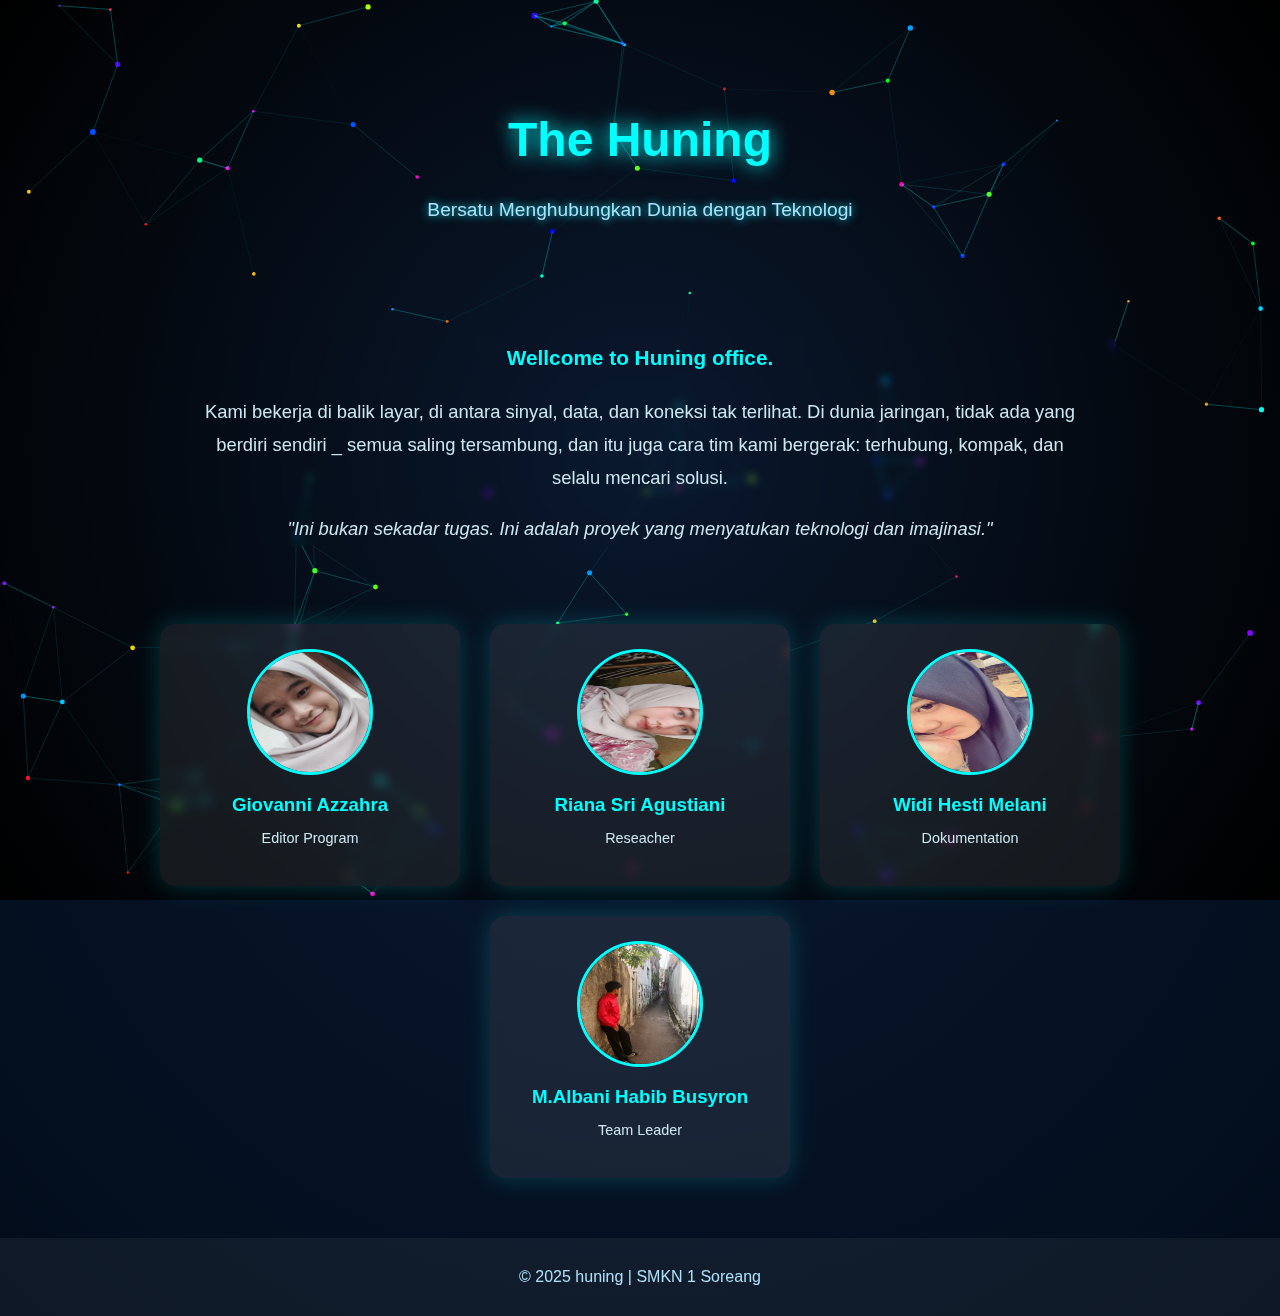
<file: The Huning/index.html>
<!DOCTYPE html>
<html lang="id">
<head>
  <meta charset="UTF-8">
  <meta name="viewport" content="width=device-width, initial-scale=1.0">
  <title>Profil - THE Huning</title>
  <style>
    body {
      margin: 0;
      font-family: 'Poppins', sans-serif;
      background: radial-gradient(circle at center, #0a192f 0%, #020c1b 100%);
      color: #fff;
      overflow-x: hidden;
    }

    header {
      text-align: center;
      padding: 80px 20px;
      z-index: 2;
      position: relative;
    }

    header h1 {
      font-size: 3rem;
      color: #00ffff;
      text-shadow: 0 0 20px #00ffff;
      animation: glow 2s infinite alternate;
    }

    header p {
      font-size: 1.2rem;
      color: #aee1f9;
      text-shadow: 0 0 8px #00eaff;
    }

    @keyframes glow {
      from { text-shadow: 0 0 10px #00ffff; }
      to { text-shadow: 0 0 30px #00eaff, 0 0 50px #00ffff; }
    }

    #networkCanvas {
      position: fixed;
      top: 0;
      left: 0;
      width: 100%;
      height: 100%;
      z-index: 0;
      background: radial-gradient(circle, #0a192f, #000);
    }

    .team {
      display: flex;
      flex-wrap: wrap;
      justify-content: center;
      gap: 30px;
      padding: 60px 20px;
      z-index: 2;
      position: relative;
    }

    .card {
      background: rgba(255, 255, 255, 0.08);
      border-radius: 15px;
      width: 250px;
      text-align: center;
      padding: 25px;
      box-shadow: 0 0 25px rgba(0, 255, 255, 0.2);
      backdrop-filter: blur(6px);
      transition: 0.4s ease;
      cursor: pointer;
      text-decoration: none;
      color: white;
    }

    .card:hover {
      transform: translateY(-10px) scale(1.05);
      box-shadow: 0 0 35px rgba(0, 255, 255, 0.6);
    }

    .card img {
      width: 120px;
      height: 120px;
      border-radius: 50%;
      border: 3px solid #00ffff;
      transition: 0.3s ease;
    }

    .card:hover img {
      transform: rotate(10deg) scale(1.1);
      border-color: #ff00ff;
    }

    .card h3 {
      margin: 15px 0 5px;
      color: #00ffff;
    }

    .card p {
      font-size: 0.9rem;
      color: #cce7f0;
    }

    footer {
      text-align: center;
      padding: 30px;
      background: rgba(255, 255, 255, 0.05);
      color: #aee1f9;
      position: relative;
      z-index: 2;
    }
  </style>
</head>
<body>
  <canvas id="networkCanvas"></canvas>

  <header>
    <h1>The Huning</h1>
    <p>Bersatu Menghubungkan Dunia dengan Teknologi</p>
  </header>

  <section style="text-align:center; padding: 0 25px; max-width: 900px; margin: 0 auto; color:#cce7f0; font-size:1.15rem; line-height:1.8; backdrop-filter: blur(4px);">
  <p style="margin-bottom:18px;">
    <strong style="color:#00ffff; font-size:1.3rem;">Wellcome to Huning office.</strong>
  </p>
  <p>
    Kami bekerja di balik layar, di antara sinyal, data, dan koneksi tak terlihat.  
    Di dunia jaringan, tidak ada yang berdiri sendiri _ semua saling tersambung, dan itu juga cara tim kami bergerak:  
    terhubung, kompak, dan selalu mencari solusi.
  </p>
  <p>
    <em>"Ini bukan sekadar tugas. Ini adalah proyek yang menyatukan teknologi dan imajinasi."</em>
  </p>
</section>


  <section class="team">
    <a href="/Giovani/gio.php" class="card">
      <img src="Giovani.jpeg" alt="Giovani">
      <h3>Giovanni Azzahra</h3>
      <p>Editor Program</p>
    </a>

    <a href="/Riana/riana.html" class="card">
      <img src="Rians.jpeg" alt="riana">
      <h3>Riana Sri Agustiani</h3>
      <p>Reseacher</p>
    </a>

    <a href="/Widi/widi.html" class="card">
      <img src="Widi.jpeg" alt="Widi">
      <h3>Widi Hesti Melani</h3>
      <p>Dokumentation</p>
    </a>

    <a href="/Albani/bio/index.html" class="card">
      <img src="Banzy.jpeg" alt="Albani">
      <h3>M.Albani Habib Busyron</h3>
      <p>Team Leader</p>
    </a>
  </section>

  <footer>
    &copy; 2025 huning | SMKN 1 Soreang 
  </footer>

  <script>
    const canvas = document.getElementById("networkCanvas");
    const ctx = canvas.getContext("2d");
    let width = canvas.width = window.innerWidth;
    let height = canvas.height = window.innerHeight;
    const dots = [], numDots = 100;

    for (let i = 0; i < numDots; i++) {
      dots.push({
        x: Math.random() * width,
        y: Math.random() * height,
        vx: (Math.random() - 0.5) * 1.5,
        vy: (Math.random() - 0.5) * 1.5,
        r: Math.random() * 2 + 1,
        color: `hsl(${Math.random() * 360}, 100%, 50%)`
      });
    }

    function draw() {
      ctx.clearRect(0, 0, width, height);
      dots.forEach(d => {
        ctx.beginPath();
        ctx.arc(d.x, d.y, d.r, 0, Math.PI * 2);
        ctx.fillStyle = d.color;
        ctx.fill();
      });
      for (let i = 0; i < numDots; i++) {
        for (let j = i + 1; j < numDots; j++) {
          const dx = dots[i].x - dots[j].x;
          const dy = dots[i].y - dots[j].y;
          const dist = Math.sqrt(dx * dx + dy * dy);
          if (dist < 120) {
            ctx.strokeStyle = "rgba(0,255,255," + (1 - dist / 120) + ")";
            ctx.lineWidth = 0.5;
            ctx.beginPath();
            ctx.moveTo(dots[i].x, dots[i].y);
            ctx.lineTo(dots[j].x, dots[j].y);
            ctx.stroke();
          }
        }
      }
      dots.forEach(d => {
        d.x += d.vx;
        d.y += d.vy;
        if (d.x < 0 || d.x > width) d.vx *= -1;
        if (d.y < 0 || d.y > height) d.vy *= -1;
      });
      requestAnimationFrame(draw);
    }
    draw();
    window.addEventListener("resize", () => {
      width = canvas.width = window.innerWidth;
      height = canvas.height = window.innerHeight;
    });
  </script>
</body>
</html>
</file>
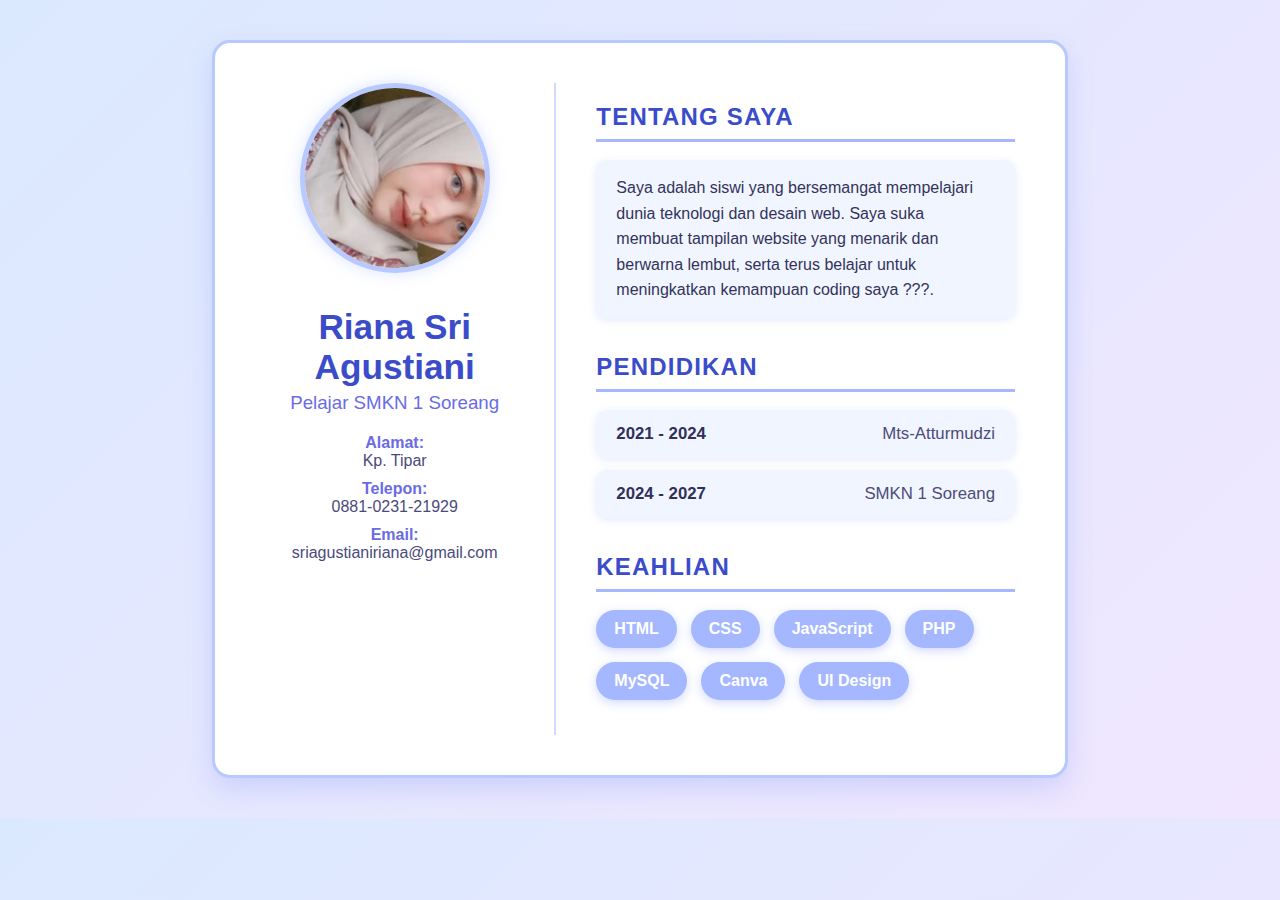
<file: The Huning/Riana/riana.html>
<!DOCTYPE html>
<html lang="id">
<head>
<meta charset="UTF-8" />
<meta name="viewport" content="width=device-width, initial-scale=1" />
<title>CV Riana </title>

<style>
  body {
    font-family: 'Poppins', sans-serif;
    background: linear-gradient(135deg, #dbe9ff, #f0e6ff);
    margin: 0;
    padding: 40px 10px;
    display: flex;
    justify-content: center;
  }

  .cv-container {
    background: #ffffff;
    max-width: 750px;
    width: 100%;
    border-radius: 18px;
    box-shadow: 0 10px 25px rgba(125, 145, 245, 0.25);
    overflow: hidden;
    display: flex;
    gap: 40px;
    padding: 40px 50px;
    flex-wrap: wrap;
    border: 3px solid #b7c9ff;
  }

  /* Sidebar kiri */
  .sidebar {
    flex: 1 1 250px;
    text-align: center;
    border-right: 2px solid #d1d9ff;
    padding-right: 30px;
  }

  .sidebar img {
    width: 180px;
    height: 180px;
    border-radius: 50%;
    object-fit: cover;
    border: 5px solid #b7c9ff;
    box-shadow: 0 0 15px rgba(183, 201, 255, 0.5);
    margin-bottom: 20px;
  }

  .sidebar h1 {
    font-size: 2.2rem;
    margin: 10px 0;
    color: #3b4cca;
  }

  .sidebar h3 {
    color: #6a6be6;
    margin-top: -5px;
    font-weight: 500;
  }

  .contact-info {
    color: #4a4a7d;
    font-size: 1rem;
    margin-top: 20px;
  }

  .contact-info p {
    margin: 10px 0;
    font-weight: 500;
  }

  .contact-info strong {
    color: #6a6be6;
  }

  /* Bagian kanan */
  .main-content {
    flex: 2 1 400px;
  }

  section {
    margin-bottom: 35px;
  }

  section h2 {
    color: #3b4cca;
    border-bottom: 3px solid #a4b7ff;
    padding-bottom: 8px;
    margin-bottom: 18px;
    text-transform: uppercase;
    letter-spacing: 1.2px;
  }

  ul {
    list-style: none;
    padding-left: 0;
    margin: 0;
  }

  ul li {
    background: #f1f5ff;
    padding: 14px 20px;
    border-radius: 12px;
    margin-bottom: 12px;
    box-shadow: 0 2px 8px rgba(125, 145, 245, 0.2);
    display: flex;
    justify-content: space-between;
    font-weight: 600;
    color: #30305a;
    font-size: 1.05rem;
  }

  ul li span {
    font-weight: 400;
    max-width: 70%;
    text-align: right;
    color: #4c4c7a;
  }

  .skills {
    display: flex;
    flex-wrap: wrap;
    gap: 14px;
  }

  .skills div {
    background-color: #a4b7ff;
    color: #fff;
    padding: 10px 18px;
    border-radius: 25px;
    font-weight: 600;
    font-size: 1rem;
    box-shadow: 0 3px 10px rgba(163, 182, 255, 0.5);
    transition: all 0.3s ease;
  }

  .skills div:hover {
    background-color: #6a6be6;
    transform: translateY(-3px);
  }

  .summary {
    background: #f1f5ff;
    padding: 15px 20px;
    border-radius: 10px;
    box-shadow: 0 2px 8px rgba(125, 145, 245, 0.2);
    line-height: 1.6;
    color: #33335a;
    font-size: 1rem;
  }

  /* Responsif */
  @media (max-width: 768px) {
    .cv-container {
      flex-direction: column;
      padding: 30px 20px;
    }

    .sidebar {
      border-right: none;
      border-bottom: 2px solid #d1d9ff;
      padding-right: 0;
      padding-bottom: 25px;
      margin-bottom: 30px;
    }

    ul li {
      flex-direction: column;
      align-items: flex-start;
      gap: 6px;
    }

    ul li span {
      text-align: left;
      max-width: 100%;
      font-size: 1rem;
    }
  }
</style>
</head>
<body>

<div class="cv-container">

  <!-- Sidebar kiri -->
  <aside class="sidebar">
    <img src="nana.jpeg" alt="Foto Riana Sri Agustiani" />
    <h1>Riana Sri Agustiani</h1>
    <h3>Pelajar SMKN 1 Soreang</h3>
    <div class="contact-info">
      <p><strong>Alamat:</strong><br />Kp. Tipar </p>
      <p><strong>Telepon:</strong><br />0881-0231-21929</p>
      <p><strong>Email:</strong><br />sriagustianiriana@gmail.com</p>
    </div>
  </aside>

  <!-- Bagian utama -->
  <main class="main-content">

    <section>
      <h2>Tentang Saya</h2>
      <div class="summary">
        Saya adalah siswi yang bersemangat mempelajari dunia teknologi dan desain web.
        Saya suka membuat tampilan website yang menarik dan berwarna lembut, serta
        terus belajar untuk meningkatkan kemampuan coding saya ???.
      </div>
    </section>

    <section>
      <h2>Pendidikan</h2>
      <ul>
        <li><strong>2021 - 2024</strong> <span>Mts-Atturmudzi</span></li>
        <li><strong>2024 - 2027</strong> <span>SMKN 1 Soreang</span></li>
      </ul>
    </section>

    <section>
      <h2>Keahlian</h2>
      <div class="skills">
        <div>HTML</div>
        <div>CSS</div>
        <div>JavaScript</div>
        <div>PHP</div>
        <div>MySQL</div>
        <div>Canva</div>
        <div>UI Design</div>
      </div>
    </section>

  </main>
</div>

</body>
</html>
</file>
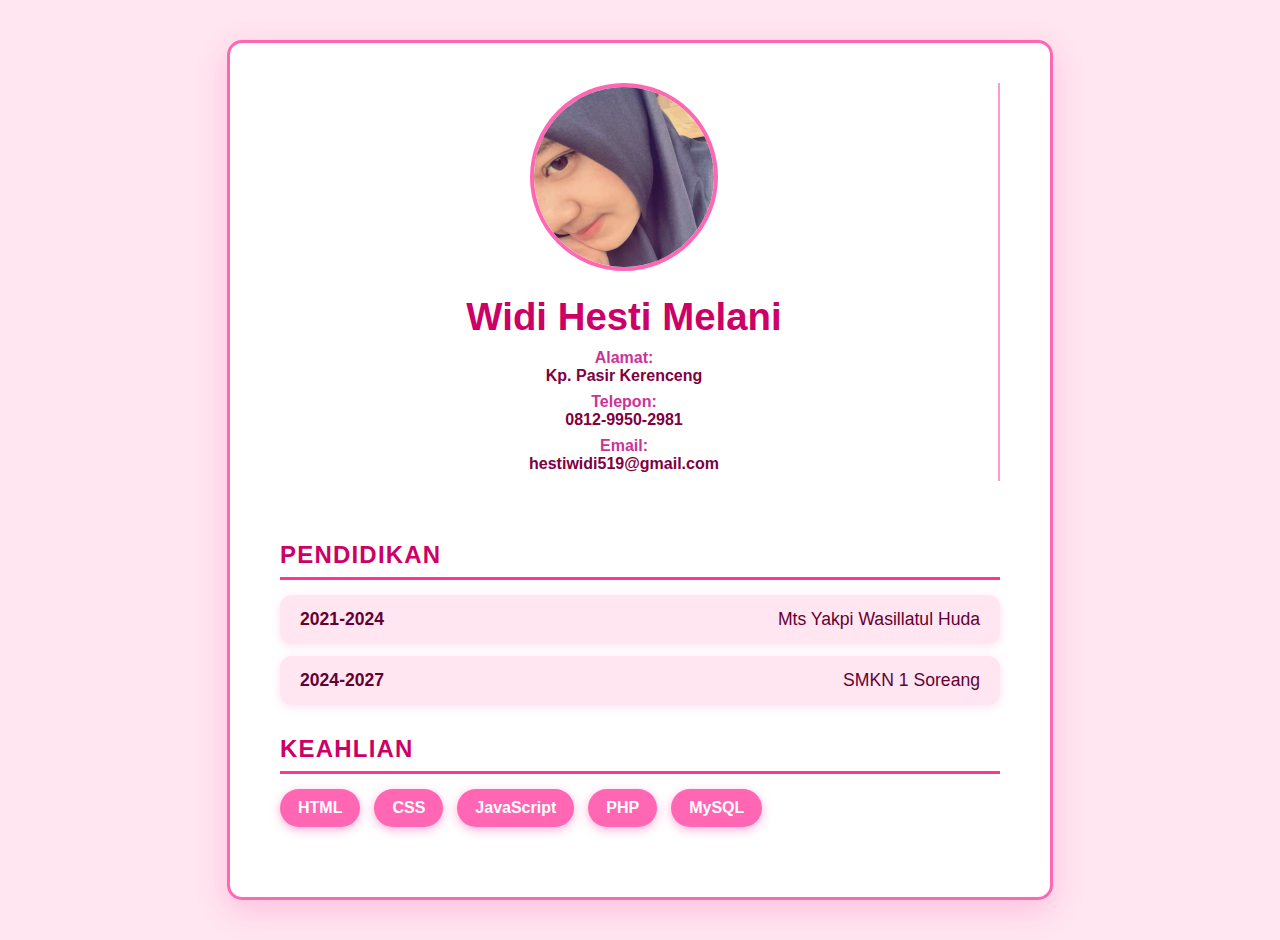
<file: The Huning/Widi/widi.html>
<!DOCTYPE html>
<html lang="id">
<head>
<meta charset="UTF-8" />
<meta name="viewport" content="width=device-width, initial-scale=1" />
<title>CV Widi Hesti Melani</title>
<style>
  body {
    font-family: 'Segoe UI', Tahoma, Geneva, Verdana, sans-serif;
    background: #ffe6f0;
    margin: 0;
    padding: 40px 10px;
    display: flex;
    justify-content: center;
  }
  .cv-container {
    background: white;
    max-width: 720px;
    width: 100%;
    border-radius: 15px;
    box-shadow: 0 10px 30px rgba(255, 105, 180, 0.3);
    border: 3px solid #ff66b3;
    padding: 40px 50px;
    display: flex;
    gap: 40px;
    flex-wrap: wrap;
  }
  /* Sidebar kiri: foto dan kontak */
  .sidebar {
    flex: 1 1 250px;
    text-align: center;
    border-right: 2px solid #ff99cc;
    padding-right: 30px;
  }
  .sidebar img {
    width: 180px;
    height: 180px;
    border-radius: 50%;
    object-fit: cover;
    border: 4px solid #ff66b3;
    margin-bottom: 20px;
  }
  .sidebar h1 {
    font-size: 2.4rem;
    margin: 0 0 10px;
    color: #cc0066;
  }
  .contact-info {
    color: #800040;
    font-size: 1rem;
  }
  .contact-info p {
    margin: 8px 0;
    font-weight: 600;
  }
  .contact-info strong {
    color: #cc3399;
  }

  /* Konten utama kanan */
  .main-content {
    flex: 2 1 400px;
  }
  section {
    margin-bottom: 30px;
  }
  section h2 {
    color: #cc0066;
    border-bottom: 3px solid #ff3399;
    padding-bottom: 8px;
    margin-bottom: 15px;
    text-transform: uppercase;
    letter-spacing: 1.2px;
  }
  ul {
    list-style: none;
    padding-left: 0;
    margin: 0;
  }
  ul li {
    background: #ffe6f0;
    padding: 14px 20px;
    border-radius: 12px;
    margin-bottom: 12px;
    box-shadow: 0 2px 10px rgba(255, 105, 180, 0.2);
    display: flex;
    justify-content: space-between;
    font-weight: 600;
    color: #660033;
    font-size: 1.1rem;
  }
  ul li span {
    font-weight: 400;
    max-width: 70%;
    text-align: right;
  }
  .skills {
    display: flex;
    flex-wrap: wrap;
    gap: 14px;
  }
  .skills div {
    background-color: #ff66b3;
    color: white;
    padding: 10px 18px;
    border-radius: 25px;
    font-weight: 700;
    font-size: 1rem;
    box-shadow: 0 3px 10px rgba(255, 102, 179, 0.5);
    cursor: default;
    transition: background-color 0.3s ease;
  }
  .skills div:hover {
    background-color: #cc0066;
  }

  /* Responsive */
  @media (max-width: 768px) {
    .cv-container {
      flex-direction: column;
      padding: 30px 20px;
    }
    .sidebar {
      border-right: none;
      border-bottom: 2px solid #ff99cc;
      padding-right: 0;
      padding-bottom: 25px;
      margin-bottom: 30px;
    }
    ul li {
      flex-direction: column;
      align-items: flex-start;
      gap: 6px;
    }
    ul li span {
      text-align: left;
      max-width: 100%;
      font-size: 1rem;
    }
  }
</style>
</head>
<body>

<div class="cv-container">

  <aside class="sidebar">
    <img src="widi.jpeg" alt="Foto Budi Santoso" />
    <h1>Widi Hesti Melani</h1>
    <div class="contact-info">
      <p><strong>Alamat:</strong><br />Kp. Pasir Kerenceng</p>
      <p><strong>Telepon:</strong><br />0812-9950-2981</p>
      <p><strong>Email:</strong><br />hestiwidi519@gmail.com</p>
    </div>
  </aside>

  <main class="main-content">

    <section>
      <h2>Pendidikan</h2>
      <ul>
        <li><strong>2021-2024</strong> <span>Mts Yakpi Wasillatul Huda</span></li>
        <li><strong>2024-2027</strong> <span>SMKN 1 Soreang</span></li>
      </ul>
    </section>

    <section>
      <h2>Keahlian</h2>
      <div class="skills">
        <div>HTML</div>
        <div>CSS</div>
        <div>JavaScript</div>
        <div>PHP</div>
        <div>MySQL</div>
      </div>
    </section>

  </main>

</div>

</body>
</html>
</file>
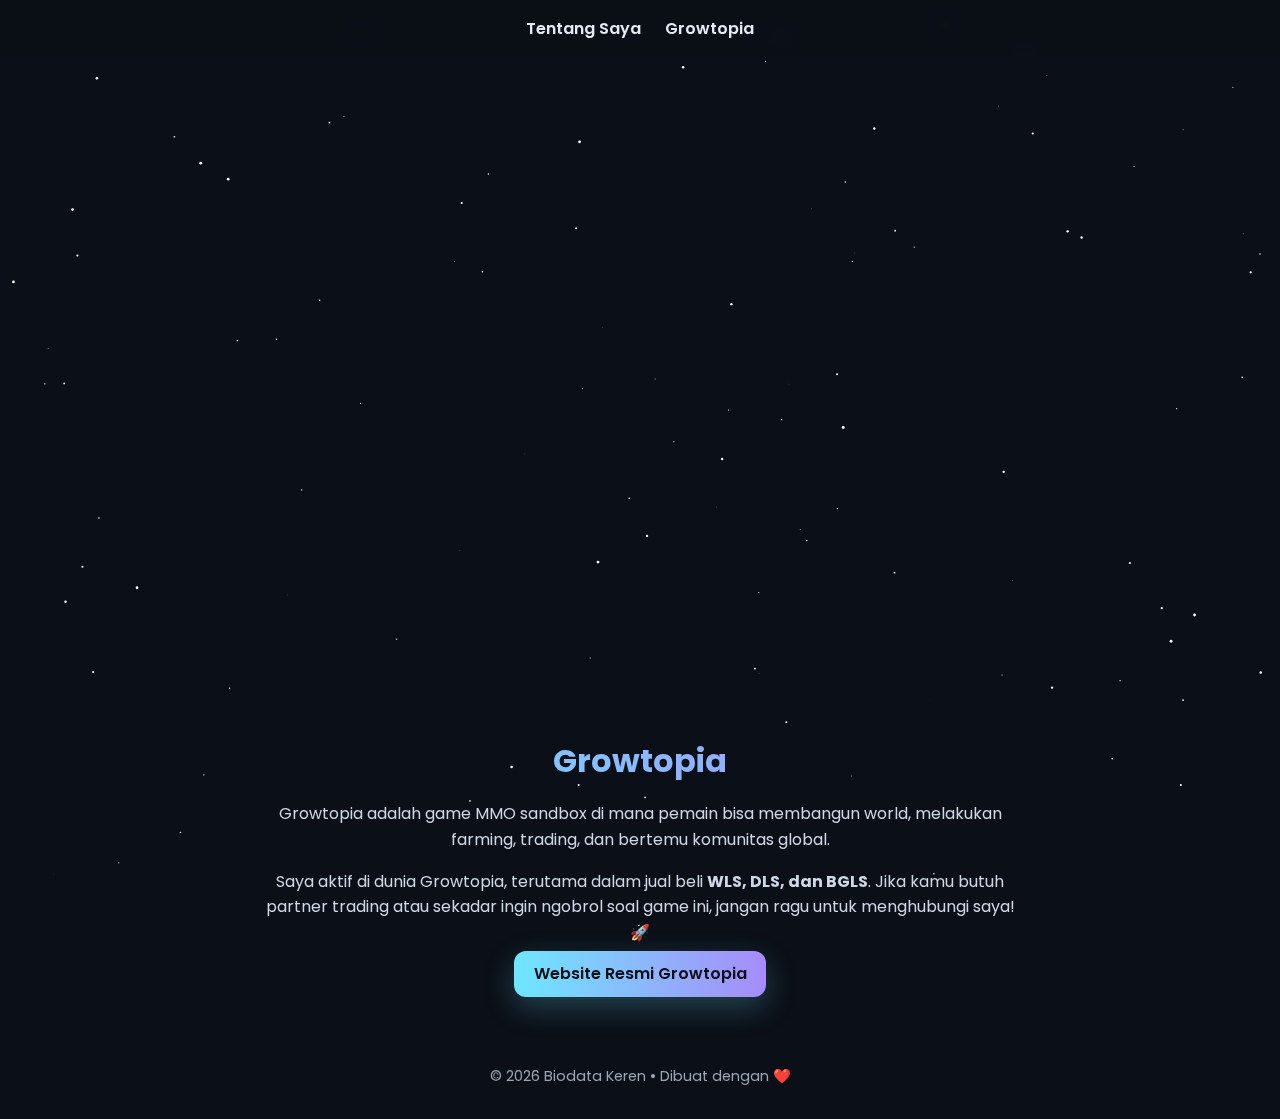
<file: The Huning/Albani/allwebsite/bio.html>
<!DOCTYPE html>
<html lang="id">

<head>
  <meta charset="utf-8" />
  <meta name="viewport" content="width=device-width, initial-scale=1" />
  <title>Biodata Keren</title>
  <link href="https://fonts.googleapis.com/css2?family=Poppins:wght@300;400;600;700&display=swap" rel="stylesheet" />
  <style>
    :root {
      --bg: #0b0f17;
      --card: #121826;
      --muted: #9aa4b2;
      --text: #e6ebf3;
      --brand: #6ee7ff;
      --brand-2: #a78bfa;
    }

    * {
      box-sizing: border-box;
      margin: 0;
      padding: 0;
    }

    body {
      font-family: "Poppins", sans-serif;
      background: #0b0f17;
      color: var(--text);
      min-height: 100vh;
      display: flex;
      flex-direction: column;
      align-items: center;
      overflow-x: hidden;
    }

    canvas#bg-stars {
      position: fixed;
      top: 0;
      left: 0;
      z-index: -1;
    }

    header {
      width: 100%;
      padding: 1rem 2rem;
      position: sticky;
      top: 0;
      backdrop-filter: blur(8px);
      background: rgba(10, 14, 22, 0.7);
      display: flex;
      justify-content: center;
      gap: 1.5rem;
      z-index: 10;
    }

    header a {
      color: var(--text);
      font-weight: 600;
      text-decoration: none;
      transition: color 0.3s;
    }

    header a:hover {
      color: var(--brand);
    }

    section {
      padding: 3rem 1rem;
      max-width: 800px;
      width: 100%;
      text-align: center;
    }

    .card {
      background: linear-gradient(180deg, rgba(255, 255, 255, 0.05), rgba(255, 255, 255, 0.02));
      border: 1px solid rgba(255, 255, 255, 0.1);
      border-radius: 20px;
      padding: 2rem;
      margin: auto;
      max-width: 500px;
      box-shadow: 0 20px 50px rgba(0, 0, 0, 0.5);
      animation: fadeUp 1s ease forwards;
      transform: translateY(40px);
      opacity: 0;
    }

    @keyframes fadeUp {
      to {
        transform: translateY(0);
        opacity: 1;
      }
    }

    .card img {
      width: 150px;
      height: 150px;
      object-fit: cover;
      border-radius: 50%;
      border: 4px solid var(--brand);
      box-shadow: 0 0 20px rgba(110, 231, 255, 0.4);
      animation: pulse 3s infinite ease-in-out;
    }

    @keyframes pulse {
      0% {
        transform: scale(1);
      }

      50% {
        transform: scale(1.05);
      }

      100% {
        transform: scale(1);
      }
    }

    h1 {
      margin-top: 1rem;
      font-size: 2rem;
      font-weight: 700;
      background: linear-gradient(90deg, var(--brand), var(--brand-2));
      -webkit-background-clip: text;
      -webkit-text-fill-color: transparent;
    }

    h2 {
      font-size: 1.1rem;
      font-weight: 500;
      color: var(--muted);
      margin-bottom: 1rem;
    }

    p {
      font-size: 1rem;
      line-height: 1.6;
      margin: 1rem 0;
      color: #cfd6e6;
    }

    .socials {
      display: flex;
      justify-content: center;
      gap: 1rem;
      margin-top: 1rem;
    }

    .btn {
      padding: 0.7rem 1.2rem;
      border-radius: 12px;
      font-weight: 600;
      background: linear-gradient(90deg, var(--brand), var(--brand-2));
      color: #0b0f17;
      text-decoration: none;
      transition: transform 0.3s ease, box-shadow 0.3s ease;
      box-shadow: 0 10px 30px rgba(111, 231, 255, 0.25);
    }

    .btn:hover {
      transform: scale(1.05);
      box-shadow: 0 15px 40px rgba(167, 139, 250, 0.4);
    }

    footer {
      text-align: center;
      color: var(--muted);
      padding: 2rem 0;
      font-size: 0.9rem;
    }
  </style>
</head>

<body>
  <canvas id="bg-stars"></canvas>

  <!-- Navbar -->
  <header>
    <a href="#biodata">Tentang Saya</a>
    <a href="#growtopia">Growtopia</a>
  </header>

  <!-- Biodata -->
  <section id="biodata">
    <div class="card">
      <img src="juts.jpeg" alt="Foto Profil">
      <h1>BanzyGTI</h1>
      <h2>Web Developer | Gamer | Designer | Always You</h2>
      <p>
        Halo! Saya <b>M.Albani Habib Busyron</b>, seorang yang suka belajar untuk bersamamu, coding, dan
        dunia kreatif. Saya juga hobi bermain game, terutama Growtopia,
        sambil berbagi pengalaman dengan teman-teman.
      </p>
      <div class="socials">
        <a class="btn" href="Joeds.html" target="_blank">Jual Beli</a>
        <a class="btn" href="menjet.html" target="_blank">All Sosmed</a>
        <a class="btn" href="https://github.com/username" target="_blank">GitHub</a>
      </div>
    </div>
  </section>

  <!-- Tentang Growtopia -->
  <section id="growtopia">
    <h1>Growtopia</h1>
    <p>
      Growtopia adalah game MMO sandbox di mana pemain bisa membangun world,
      melakukan farming, trading, dan bertemu komunitas global.
    </p>
    <p>
      Saya aktif di dunia Growtopia, terutama dalam jual beli <b>WLS, DLS, dan BGLS</b>.
      Jika kamu butuh partner trading atau sekadar ingin ngobrol soal game ini,
      jangan ragu untuk menghubungi saya! 🚀
    </p>
    <a class="btn" href="https://www.growtopiagame.com" target="_blank">Website Resmi Growtopia</a>
  </section>

  <footer>
    © <span id="y"></span> Biodata Keren • Dibuat dengan ❤️
  </footer>

  <script>
    // Tahun otomatis
    document.getElementById("y").textContent = new Date().getFullYear();

    // Animasi background bintang
    const canvas = document.getElementById("bg-stars");
    const ctx = canvas.getContext("2d");
    let stars = [];

    function resizeCanvas() {
      canvas.width = window.innerWidth;
      canvas.height = window.innerHeight;
    }
    window.addEventListener("resize", resizeCanvas);
    resizeCanvas();

    function createStars(count) {
      stars = [];
      for (let i = 0; i < count; i++) {
        stars.push({
          x: Math.random() * canvas.width,
          y: Math.random() * canvas.height,
          radius: Math.random() * 1.5,
          speed: Math.random() * 0.5 + 0.2
        });
      }
    }
    createStars(120);

    function animateStars() {
      ctx.clearRect(0, 0, canvas.width, canvas.height);
      ctx.fillStyle = "white";
      stars.forEach(star => {
        ctx.beginPath();
        ctx.arc(star.x, star.y, star.radius, 0, Math.PI * 2);
        ctx.fill();
        star.y += star.speed;
        if (star.y > canvas.height) {
          star.y = 0;
          star.x = Math.random() * canvas.width;
        }
      });
      requestAnimationFrame(animateStars);
    }
    animateStars();
  </script>
</body>

</html>
</file>
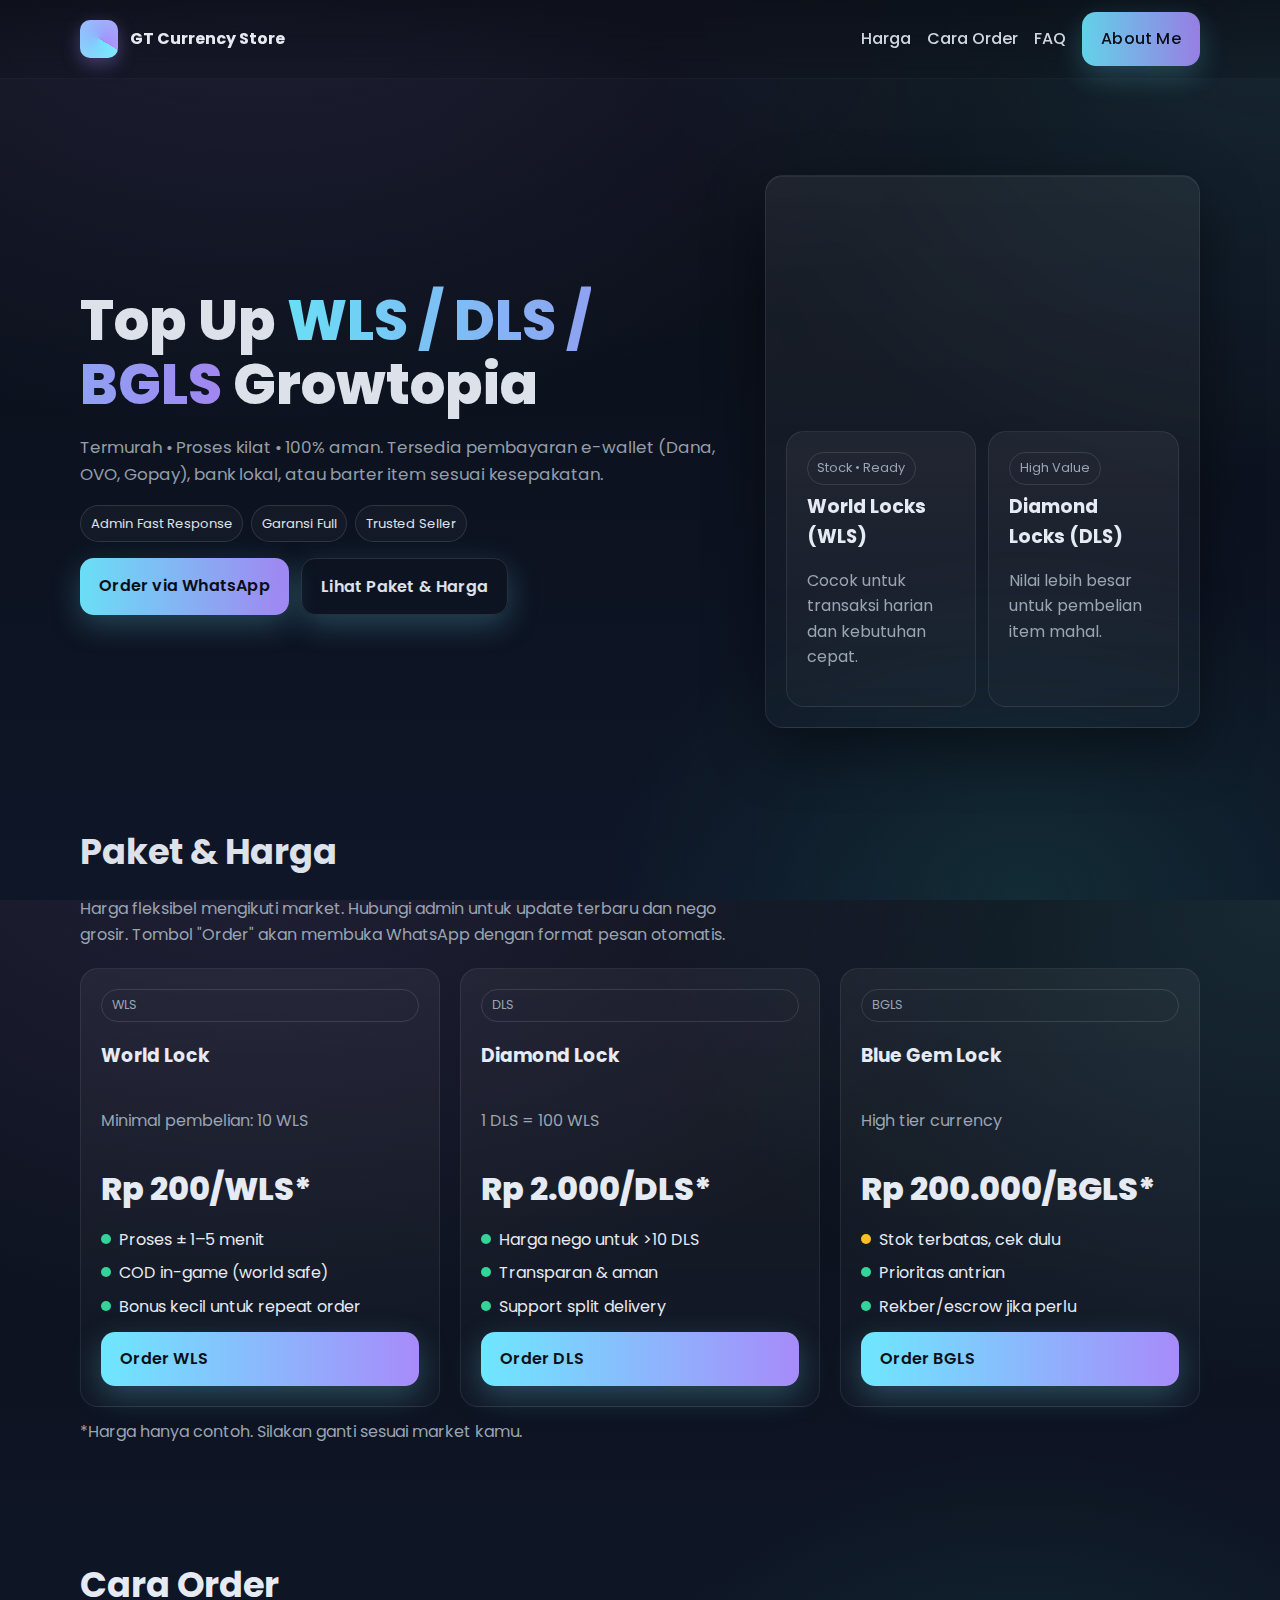
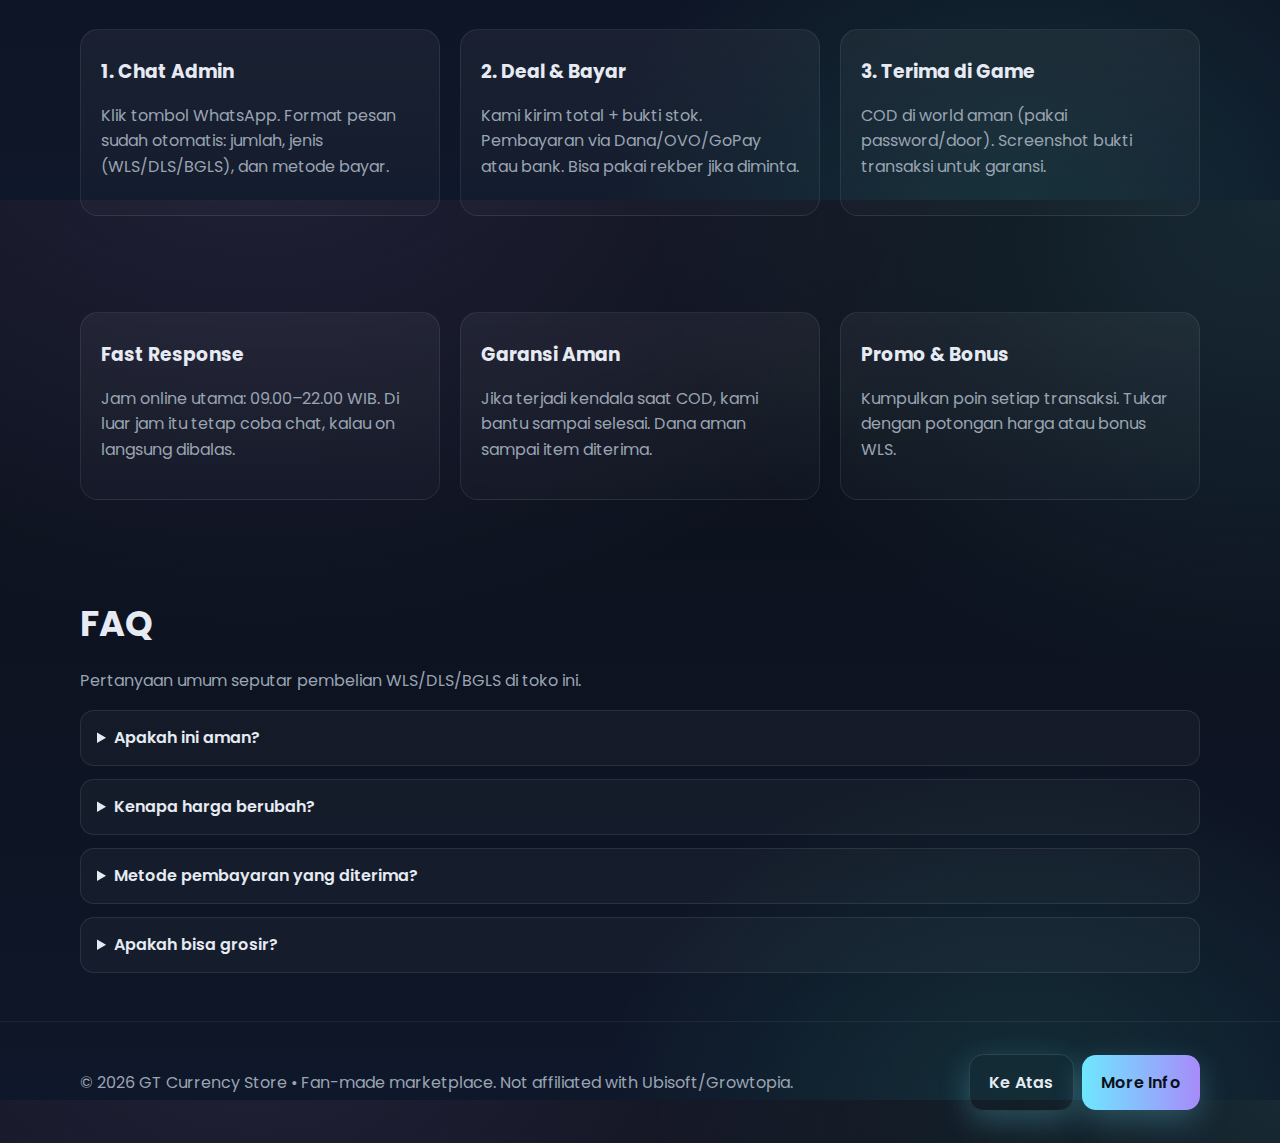
<file: The Huning/Albani/allwebsite/Joeds.html>
<!DOCTYPE html>
<html lang="id">

<head>
    <meta charset="utf-8" />
    <meta name="viewport" content="width=device-width, initial-scale=1" />
    <title>Store Growtopia — WLS / DLS / BGLS</title>
    <meta name="description"
        content="Jual beli WLS, DLS, dan BGLS Growtopia. Murah, cepat, aman. Pembayaran e-wallet & bank lokal." />
    <link rel="preconnect" href="https://fonts.googleapis.com" />
    <link rel="preconnect" href="https://fonts.gstatic.com" crossorigin />
    <link href="https://fonts.googleapis.com/css2?family=Poppins:wght@300;400;500;600;700&display=swap"
        rel="stylesheet" />
    <style>
        /* Video Styling */
        .gt-video {
            width: 100%;
            max-width: 450px;
            height: 220px;
            border-radius: 14px;
            object-fit: cover;
            display: block;
            overflow: hidden;

            /* Animasi awal */
            opacity: 0;
            transform: scale(0.95);
            animation: fadeInVideo 1.2s ease forwards;
            box-shadow: 0 12px 28px rgba(167, 139, 250, 0.35);
            transition: transform 0.3s ease, box-shadow 0.3s ease;
        }

        /* Animasi hover */
        .gt-video:hover {
            transform: scale(1.02);
            box-shadow: 0 16px 40px rgba(110, 231, 255, 0.4),
                0 0 20px rgba(167, 139, 250, 0.4);
        }

        /* Keyframes animasi */
        @keyframes fadeInVideo {
            to {
                opacity: 1;
                transform: scale(1);
            }
        }

        :root {
            --bg: #0b0f17;
            --card: #121826;
            --muted: #9aa4b2;
            --text: #e6ebf3;
            --brand: #6ee7ff;
            /* cyan */
            --brand-2: #a78bfa;
            /* violet */
            --accent: #22d3ee;
            --ok: #34d399;
            --warn: #fbbf24;
            --danger: #fb7185;
            --ring: 0 0 0 2px color-mix(in oklab, var(--brand), white 10%);
        }

        * {
            box-sizing: border-box;
        }

        html,
        body {
            margin: 0;
            height: 100%;
        }

        body {
            font-family: "Poppins", system-ui, -apple-system, Segoe UI, Roboto,
                Ubuntu, Cantarell, Noto Sans, Arial, "Apple Color Emoji",
                "Segoe UI Emoji";
            background: radial-gradient(1200px 800px at 20% -10%,
                    rgba(167, 139, 250, 0.15),
                    transparent 65%),
                radial-gradient(900px 700px at 100% 0%,
                    rgba(110, 231, 255, 0.12),
                    transparent 70%),
                radial-gradient(600px 500px at 80% 100%,
                    rgba(52, 211, 153, 0.12),
                    transparent 70%),
                linear-gradient(180deg, #0b0f17 0%, #0f172a 100%);
            color: var(--text);
            line-height: 1.6;
            position: relative;
            min-height: 100%;
        }

        /* Tambah efek grain halus supaya lebih hidup */
        body::before {
            content: "";
            position: fixed;
            inset: 0;
            background: url("[data-uri]") repeat;
            opacity: 0.035;
            pointer-events: none;
            z-index: 0;
        }

        a {
            color: inherit;
            text-decoration: none;
        }

        img {
            max-width: 100%;
            display: block;
        }

        .container {
            width: min(1120px, 92%);
            margin-inline: auto;
        }

        .glass {
            background: linear-gradient(180deg,
                    rgba(255, 255, 255, 0.06),
                    rgba(255, 255, 255, 0.02));
            border: 1px solid rgba(255, 255, 255, 0.08);
            backdrop-filter: blur(6px);
        }

        .shadow-xl {
            box-shadow: 0 20px 60px rgba(0, 0, 0, 0.45),
                inset 0 1px 0 rgba(255, 255, 255, 0.06);
        }

        .btn {
            display: inline-block;
            padding: 0.9rem 1.2rem;
            border-radius: 14px;
            font-weight: 600;
            letter-spacing: 0.2px;
            background: linear-gradient(90deg, var(--brand), var(--brand-2));
            color: #0b0f17;
            transition: transform 0.12s ease, box-shadow 0.12s ease, opacity 0.12s;
            box-shadow: 0 10px 30px rgba(111, 231, 255, 0.25);
        }

        .btn:hover {
            transform: translateY(-1px);
        }

        .btn:active {
            transform: translateY(0);
        }

        .btn.secondary {
            background: transparent;
            color: var(--text);
            border: 1px solid rgba(255, 255, 255, 0.12);
        }

        header {
            position: sticky;
            top: 0;
            z-index: 50;
            backdrop-filter: blur(8px);
            border-bottom: 1px solid rgba(255, 255, 255, 0.06);
            background: linear-gradient(180deg,
                    rgba(10, 14, 22, 0.7),
                    rgba(10, 14, 22, 0.25));
        }

        .nav {
            display: flex;
            align-items: center;
            justify-content: space-between;
            padding: 0.75rem 0;
        }

        .brand {
            display: flex;
            align-items: center;
            gap: 0.75rem;
            font-weight: 700;
        }

        .logo {
            width: 38px;
            height: 38px;
            border-radius: 10px;
            background: conic-gradient(from 120deg, var(--brand), var(--brand-2));
            box-shadow: 0 6px 18px rgba(167, 139, 250, 0.35),
                inset 0 0 20px rgba(255, 255, 255, 0.18);
        }

        .links {
            display: flex;
            gap: 1rem;
            align-items: center;
        }

        .links a {
            font-weight: 500;
            opacity: 0.9;
        }

        .hero {
            padding: clamp(3rem, 5vw + 2rem, 6rem) 0 3rem;
        }

        .hero-grid {
            display: grid;
            grid-template-columns: 1.2fr 0.8fr;
            gap: 2rem;
            align-items: center;
        }

        .title {
            font-size: clamp(2rem, 3.5vw + 1rem, 3.5rem);
            line-height: 1.15;
            margin: 0 0 0.75rem;
            font-weight: 800;
        }

        .title .gradient {
            background: linear-gradient(90deg, var(--brand), var(--brand-2));
            -webkit-background-clip: text;
            background-clip: text;
            color: transparent;
        }

        .subtitle {
            color: var(--muted);
            font-size: 1.05rem;
            max-width: 60ch;
        }

        .hero-card {
            border-radius: 18px;
            padding: 1.25rem;
        }

        .badges {
            display: flex;
            flex-wrap: wrap;
            gap: 0.5rem;
            margin: 1rem 0;
        }

        .badge {
            font-size: 0.82rem;
            padding: 0.45rem 0.6rem;
            border-radius: 999px;
            border: 1px solid rgba(255, 255, 255, 0.12);
            background: rgba(255, 255, 255, 0.03);
        }

        .grid {
            display: grid;
            gap: 1.25rem;
        }

        .grid.cols-3 {
            grid-template-columns: repeat(3, minmax(0, 1fr));
        }

        .grid.cols-2 {
            grid-template-columns: repeat(2, minmax(0, 1fr));
        }

        .card {
            border: 1px solid rgba(255, 255, 255, 0.08);
            border-radius: 18px;
            padding: 1.25rem;
            background: linear-gradient(180deg,
                    rgba(255, 255, 255, 0.05),
                    rgba(255, 255, 255, 0.02));
        }

        .card h3 {
            margin: 0.4rem 0 0.5rem;
        }

        .muted {
            color: var(--muted);
        }

        .price {
            font-size: 2rem;
            font-weight: 800;
        }

        ul.clean {
            list-style: none;
            padding: 0;
            margin: 0;
            display: grid;
            gap: 0.5rem;
        }

        ul.clean li {
            display: flex;
            gap: 0.5rem;
            align-items: flex-start;
        }

        .dot {
            width: 10px;
            height: 10px;
            border-radius: 999px;
            background: var(--ok);
            margin-top: 0.45rem;
        }

        .section {
            padding: 3rem 0;
        }

        .section h2 {
            font-size: clamp(1.5rem, 1.8vw + 0.8rem, 2.2rem);
            margin: 0 0 0.75rem;
        }

        .section .lead {
            color: var(--muted);
            max-width: 65ch;
        }

        .product {
            display: flex;
            flex-direction: column;
            gap: 0.8rem;
        }

        .pill {
            display: inline-flex;
            align-items: center;
            gap: 0.5rem;
            font-size: 0.8rem;
            padding: 0.35rem 0.6rem;
            border-radius: 999px;
            border: 1px solid rgba(255, 255, 255, 0.12);
            color: var(--muted);
        }

        details {
            border: 1px solid rgba(255, 255, 255, 0.09);
            border-radius: 14px;
            padding: 0.9rem 1rem;
            background: rgba(255, 255, 255, 0.03);
        }

        details+details {
            margin-top: 0.8rem;
        }

        details summary {
            cursor: pointer;
            font-weight: 600;
        }

        details[open] {
            background: rgba(255, 255, 255, 0.05);
        }

        footer {
            border-top: 1px solid rgba(255, 255, 255, 0.06);
            padding: 2rem 0;
            color: var(--muted);
        }

        /* responsive */
        @media (max-width: 900px) {
            .hero-grid {
                grid-template-columns: 1fr;
            }

            .grid.cols-3 {
                grid-template-columns: 1fr;
            }

            .grid.cols-2 {
                grid-template-columns: 1fr;
            }
        }
    </style>

<body>
    <!-- =============== NAVBAR =============== -->
    <header>
        <div class="container nav">
            <a class="brand" href="#home" aria-label="Growtopia Store Home">
                <span class="logo" aria-hidden="true"></span>
                <span>GT Currency Store</span>
            </a>
            <nav class="links">
                <a href="#harga">Harga</a>
                <a href="#cara-order">Cara Order</a>
                <a href="#faq">FAQ</a>
                <a class="btn"
                    href="/Albani/bio/index.html"
                    target="_blank" rel="noopener">About Me</a>
            </nav>
        </div>
    </header>
    <!-- =============== HERO =============== -->
    <section id="home" class="hero">
        <div class="container hero-grid">
            <div>
                <h1 class="title">
                    Top Up <span class="gradient">WLS / DLS / BGLS</span> Growtopia
                </h1>
                <p class="subtitle">
                    Termurah • Proses kilat • 100% aman. Tersedia pembayaran e-wallet
                    (Dana, OVO, Gopay), bank lokal, atau barter item sesuai kesepakatan.
                </p>
                <div class="badges">
                    <span class="badge">Admin Fast Response</span>
                    <span class="badge">Garansi Full</span>
                    <span class="badge">Trusted Seller</span>
                </div>
                <div style="display: flex; gap: 0.75rem; flex-wrap: wrap">
                    <a class="btn"
                        href="https://wa.me/628993810408?text=Halo%20kak%2C%20saya%20mau%20order%20WLS%2FDLS%2FBGLS"
                        target="_blank" rel="noopener">Order via WhatsApp</a>
                    <a class="btn secondary" href="#harga">Lihat Paket & Harga</a>
                </div>
            </div>
            <div class="hero-card glass shadow-xl">
                <video class="gt-video" autoplay muted loop playsinline>
                    <source src="JJgt.mp4" type="video/mp4" />
                    Browser kamu tidak mendukung video tag.
                </video>

                <div style="
              display: grid;
              grid-template-columns: 1fr 1fr;
              gap: 0.75rem;
              margin-top: 0.9rem;
            ">
                    <div class="card">
                        <div class="pill">Stock • Ready</div>
                        <h3>World Locks (WLS)</h3>
                        <p class="muted">
                            Cocok untuk transaksi harian dan kebutuhan cepat.
                        </p>
                    </div>
                    <div class="card">
                        <div class="pill">High Value</div>
                        <h3>Diamond Locks (DLS)</h3>
                        <p class="muted">Nilai lebih besar untuk pembelian item mahal.</p>
                    </div>
                </div>
            </div>
        </div>
    </section>
    <!-- =============== HARGA =============== -->
    <section id="harga" class="section">
        <div class="container">
            <h2>Paket & Harga</h2>
            <p class="lead">
                Harga fleksibel mengikuti market. Hubungi admin untuk update terbaru
                dan nego grosir. Tombol "Order" akan membuka WhatsApp dengan format
                pesan otomatis.
            </p>
            <div class="grid cols-3" style="margin-top: 1.25rem">
                <!-- WLS Card -->
                <article class="card product">
                    <div class="pill">WLS</div>
                    <h3>World Lock</h3>
                    <p class="muted">Minimal pembelian: 10 WLS</p>
                    <div class="price">Rp 200/WLS*</div>
                    <ul class="clean" aria-label="Fitur">
                        <li><span class="dot"></span><span>Proses ± 1–5 menit</span></li>
                        <li>
                            <span class="dot"></span><span>COD in-game (world safe)</span>
                        </li>
                        <li>
                            <span class="dot"></span><span>Bonus kecil untuk repeat order</span>
                        </li>
                    </ul>
                    <a class="btn"
                        href="https://wa.me/628993810408?text=Halo%20kak%2C%20saya%20mau%20order%20WLS.%20Jumlah%3A%2050%20WLS"
                        target="_blank" rel="noopener">Order WLS</a>
                </article>

                <!-- DLS Card -->
                <article class="card product">
                    <div class="pill">DLS</div>
                    <h3>Diamond Lock</h3>
                    <p class="muted">1 DLS = 100 WLS</p>
                    <div class="price">Rp 2.000/DLS*</div>
                    <ul class="clean">
                        <li>
                            <span class="dot"></span><span>Harga nego untuk >10 DLS</span>
                        </li>
                        <li><span class="dot"></span><span>Transparan & aman</span></li>
                        <li>
                            <span class="dot"></span><span>Support split delivery</span>
                        </li>
                    </ul>
                    <a class="btn"
                        href="https://wa.me/628993810408?text=Halo%20kak%2C%20saya%20mau%20order%20DLS.%20Jumlah%3A%2010%20DLS"
                        target="_blank" rel="noopener">Order DLS</a>
                </article>

                <!-- BGLS Card -->
                <article class="card product">
                    <div class="pill">BGLS</div>
                    <h3>Blue Gem Lock</h3>
                    <p class="muted">High tier currency</p>
                    <div class="price">Rp 200.000/BGLS*</div>
                    <ul class="clean">
                        <li>
                            <span class="dot" style="background: var(--warn)"></span><span>Stok terbatas, cek
                                dulu</span>
                        </li>
                        <li><span class="dot"></span><span>Prioritas antrian</span></li>
                        <li>
                            <span class="dot"></span><span>Rekber/escrow jika perlu</span>
                        </li>
                    </ul>
                    <a class="btn"
                        href="https://wa.me/628993810408?text=Halo%20kak%2C%20saya%20mau%20order%20BGLS.%20Jumlah%3A%201%20BGLS"
                        target="_blank" rel="noopener">Order BGLS</a>
                </article>
            </div>

            <p class="muted" style="margin-top: 0.75rem">
                *Harga hanya contoh. Silakan ganti sesuai market kamu.
            </p>
        </div>
    </section>
    <!-- =============== CARA ORDER =============== -->
    <section id="cara-order" class="section">
        <div class="container">
            <h2>Cara Order</h2>
            <div class="grid cols-3" style="margin-top: 1rem">
                <div class="card">
                    <h3>1. Chat Admin</h3>
                    <p class="muted">
                        Klik tombol WhatsApp. Format pesan sudah otomatis: jumlah, jenis
                        (WLS/DLS/BGLS), dan metode bayar.
                    </p>
                </div>
                <div class="card">
                    <h3>2. Deal & Bayar</h3>
                    <p class="muted">
                        Kami kirim total + bukti stok. Pembayaran via Dana/OVO/GoPay atau
                        bank. Bisa pakai rekber jika diminta.
                    </p>
                </div>
                <div class="card">
                    <h3>3. Terima di Game</h3>
                    <p class="muted">
                        COD di world aman (pakai password/door). Screenshot bukti
                        transaksi untuk garansi.
                    </p>
                </div>
            </div>
        </div>
    </section>
    <!-- =============== TESTIMONI / TRUST =============== -->
    <section class="section">
        <div class="container grid cols-3">
            <div class="card">
                <h3>Fast Response</h3>
                <p class="muted">
                    Jam online utama: 09.00–22.00 WIB. Di luar jam itu tetap coba chat,
                    kalau on langsung dibalas.
                </p>
            </div>
            <div class="card">
                <h3>Garansi Aman</h3>
                <p class="muted">
                    Jika terjadi kendala saat COD, kami bantu sampai selesai. Dana aman
                    sampai item diterima.
                </p>
            </div>
            <div class="card">
                <h3>Promo & Bonus</h3>
                <p class="muted">
                    Kumpulkan poin setiap transaksi. Tukar dengan potongan harga atau
                    bonus WLS.
                </p>
            </div>
        </div>
    </section>
    <!-- =============== FAQ =============== -->
    <section id="faq" class="section">
        <div class="container">
            <h2>FAQ</h2>
            <p class="lead">
                Pertanyaan umum seputar pembelian WLS/DLS/BGLS di toko ini.
            </p>
            <div style="margin-top: 1rem">
                <details>
                    <summary>Apakah ini aman?</summary>
                    <p class="muted">
                        Ya. Kami hanya COD di world aman (ada door/password) dan semua
                        transaksi terdokumentasi. Bisa rekber atas permintaan.
                    </p>
                </details>
                <details>
                    <summary>Kenapa harga berubah?</summary>
                    <p class="muted">
                        Harga mengikuti market Growtopia dan kurs. Pastikan tanya admin
                        untuk harga update di hari H.
                    </p>
                </details>
                <details>
                    <summary>Metode pembayaran yang diterima?</summary>
                    <p class="muted">
                        Dana, OVO, GoPay, transfer bank (BCA/BRI/BNI/BSI), dan lain-lain
                        sesuai ketersediaan.
                    </p>
                </details>
                <details>
                    <summary>Apakah bisa grosir?</summary>
                    <p class="muted">
                        Bisa. Hubungi admin untuk penawaran spesial pembelian banyak
                        (bulk).
                    </p>
                </details>
            </div>
        </div>
    </section>
    <footer>
        <div class="container" style="
          display: flex;
          align-items: center;
          justify-content: space-between;
          gap: 1rem;
          flex-wrap: wrap;
        ">
            <div>
                © <span id="y"></span> GT Currency Store • Fan-made marketplace. Not
                affiliated with Ubisoft/Growtopia.
            </div>
            <div style="display: flex; gap: 0.5rem; align-items: center">
                <a class="btn secondary" href="#home">Ke Atas</a>
                <a class="btn" href="/Albani/allwebsite/menjet.html" target="_blank"
                    rel="noopener">More Info</a>
            </div>
        </div>
    </footer>
    <script>
        // Hanya untuk tahun copyright (no framework)
        document.getElementById("y").textContent = new Date().getFullYear();
        // Catatan: Ganti 628993810408 dengan nomor WhatsApp admin kamu.
    </script>
</body>

</html>

</html>
</file>
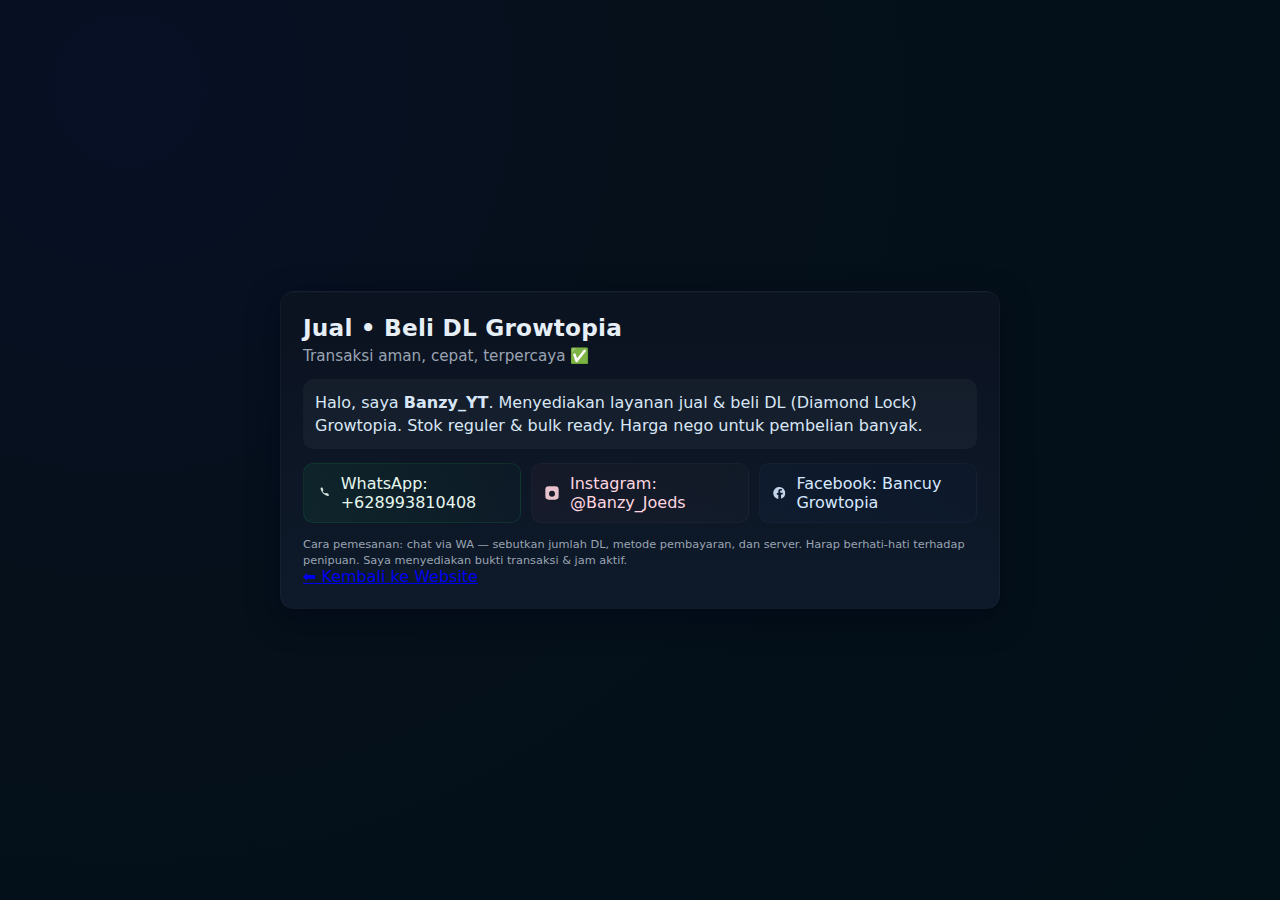
<file: The Huning/Albani/allwebsite/menjet.html>
<!doctype html>
<html lang="id">
<head>
  <meta charset="utf-8" />
  <meta name="viewport" content="width=device-width,initial-scale=1" />
  <title>Bio Jual Beli DL — Growtopia</title>
  <link rel="stylesheet" href="styles.css" />
</head>
<body>
  <main class="card">
    <header class="card-header">
      <h1 class="title">Jual • Beli DL Growtopia</h1>
      <p class="subtitle">Transaksi aman, cepat, terpercaya ✅</p>
    </header>

    <section class="bio">
      <p>
        Halo, saya <strong>Banzy_YT</strong>. Menyediakan layanan jual & beli
        DL (Diamond Lock) Growtopia. Stok reguler & bulk ready. Harga nego untuk pembelian banyak.
      </p>
    </section>

    <section class="contacts">
      <a class="contact wa" href="https://wa.me/628993810408" target="_blank" rel="noopener">
        <svg viewBox="0 0 24 24" aria-hidden="true"><path d="M21 16.5a2 2 0 0 1-2 .5 16 16 0 0 1-7.5-4 16 16 0 0 1-4-7.5A2 2 0 0 1 8.5 3H10a1 1 0 0 1 1 .8c.2 1 .5 2 .9 2.8.3.6.1 1.2-.4 1.6l-.9.7a12 12 0 0 0 4 4l.8-.6c.4-.3 1-.4 1.6-.1.9.4 1.9.7 2.9.9a1 1 0 0 1 .8 1v1.5z"/></svg>
        WhatsApp: +628993810408
      </a>

      <a class="contact ig" href="https://instagram.com/Banzy_Joeds" target="_blank" rel="noopener">
        <svg viewBox="0 0 24 24" aria-hidden="true"><path d="M7 2h10a5 5 0 0 1 5 5v10a5 5 0 0 1-5 5H7a5 5 0 0 1-5-5V7a5 5 0 0 1 5-5zm5 6.5A4.5 4.5 0 1 0 16.5 13 4.5 4.5 0 0 0 12 8.5zM18 6.2a1.1 1.1 0 1 1-1.1-1.1A1.1 1.1 0 0 1 18 6.2z"/></svg>
        Instagram: @Banzy_Joeds
      </a>

      <a class="contact fb" href="https://facebook.com/Bancuy Growtopia" target="_blank" rel="noopener">
        <svg viewBox="0 0 24 24" aria-hidden="true"><path d="M22 12a10 10 0 1 0-11.5 9.9v-7H8v-3h2.5V9.3c0-2.5 1.5-3.9 3.7-3.9 1.1 0 2.2.2 2.2.2v2.4h-1.2c-1.2 0-1.6.8-1.6 1.6v1.9H18l-.4 3h-2.6v7A10 10 0 0 0 22 12z"/></svg>
        Facebook: Bancuy Growtopia
      </a>
    </section>

    <footer class="note">
      <small>
        Cara pemesanan: chat via WA — sebutkan jumlah DL, metode pembayaran, dan server. 
        Harap berhati-hati terhadap penipuan. Saya menyediakan bukti transaksi & jam aktif.
      </small>
    </footer>

    <!-- Tombol back -->
    <div class="back">
      <a href="/Albani/allwebsite/Joeds.html" class="back-btn">⬅ Kembali ke Website</a>
    </div>
  </main>
</body>
</html>
</file>
<file: The Huning/Albani/allwebsite/styles.css>
:root{
  --bg: #0f1724;
  --card: linear-gradient(180deg,#0b1220 0%, #0e1a2a 100%);
  --accent: #22c55e;
  --muted: #9aa4b2;
  --glass: rgba(255,255,255,0.04);
  --radius: 14px;
  --maxw: 720px;
  font-family: Inter, ui-sans-serif, system-ui, -apple-system, "Segoe UI", Roboto, "Helvetica Neue", Arial;
}

*{box-sizing:border-box;margin:0;padding:0}
html,body{height:100%}
body{
  display:flex;
  align-items:center;
  justify-content:center;
  padding:28px;
  background:radial-gradient(circle at 10% 10%, #071025 0%, #05101a 40%, #021018 100%);
  color:#e6eef6;
  -webkit-font-smoothing:antialiased;
  -moz-osx-font-smoothing:grayscale;
  font-size:16px;
}

.card{
  width:100%;
  max-width:var(--maxw);
  background:var(--card);
  border-radius:var(--radius);
  padding:22px;
  box-shadow:0 10px 30px rgba(2,6,23,0.6), inset 0 1px 0 rgba(255,255,255,0.02);
  border:1px solid rgba(255,255,255,0.03);
}

.card-header .title{
  font-size:1.45rem;
  letter-spacing:0.2px;
  margin-bottom:6px;
}
.subtitle{color:var(--muted);font-size:0.95rem;margin-bottom:14px}

.bio{background:var(--glass);padding:12px;border-radius:10px;color:#d8e6f5;margin-bottom:14px;line-height:1.45}

.contacts{
  display:flex;
  gap:10px;
  flex-direction:column;
  margin-bottom:12px;
}

.contact{
  display:inline-flex;
  align-items:center;
  gap:10px;
  padding:10px 12px;
  border-radius:10px;
  text-decoration:none;
  color:inherit;
  background:linear-gradient(90deg, rgba(255,255,255,0.02), rgba(255,255,255,0.01));
  border:1px solid rgba(255,255,255,0.03);
  transition:transform .12s ease, box-shadow .12s ease;
}
.contact svg{width:20px;height:20px;opacity:0.9;fill:currentColor}
.contact:hover{transform:translateY(-4px);box-shadow:0 8px 20px rgba(2,6,23,0.6)}

.contact.wa{color: #e6f7ee; background:linear-gradient(90deg, rgba(34,197,94,0.08), rgba(34,197,94,0.02)); border-color: rgba(34,197,94,0.12)}
.contact.ig{color:#ffd6e0; background:linear-gradient(90deg, rgba(255,99,132,0.04), rgba(255,210,124,0.02))}
.contact.fb{color:#d7e8ff; background:linear-gradient(90deg, rgba(59,130,246,0.04), rgba(59,130,246,0.02))}

.note{color:var(--muted);font-size:0.85rem;text-align:left}
@media (min-width:560px){
  .contacts{flex-direction:row}
  .contact{flex:1}
}
</file>
